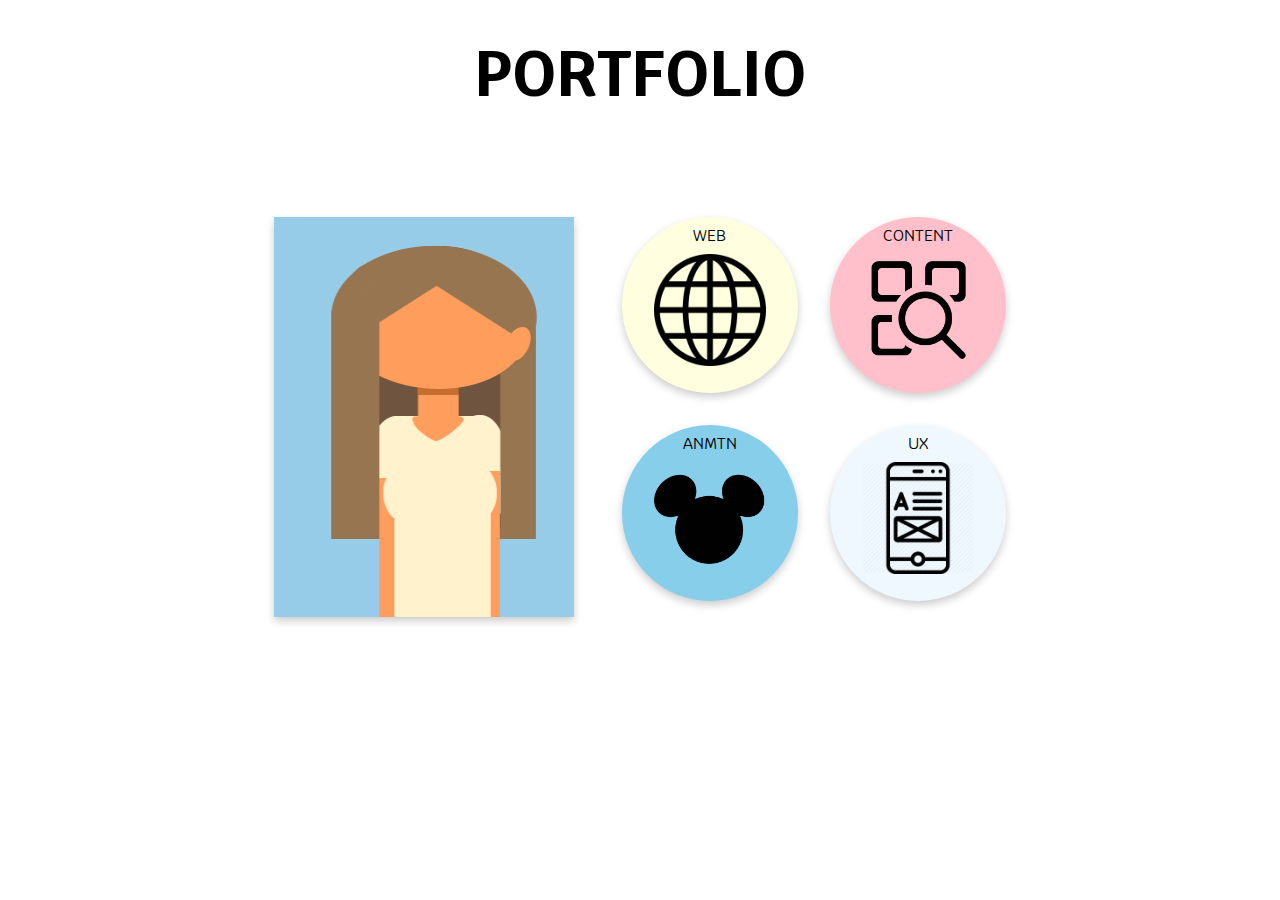
<file: index.html>
<!DOCTYPE html>
<html lang="da">

<head>
    <meta charset="utf-8">
    <meta name="viewport" content="width=device-width, initial-scale=1.0">
    <title>Emilie Friberg portfolio</title>
    <link rel="stylesheet" href="style.css">
    <link href="https://fonts.googleapis.com/css?family=Krub" rel="stylesheet">
</head>

<body>
    <header>
        <!--   Emilie Friberg titel-->
        <div class="navn">
            <h1>PORTFOLIO</h1>
        </div>

    </header>
    <!--    FORSIDE-->

    <div id="forside">

        <div class="flip">
            <div class="flipinner">
                <div class="flipfront">
                    <img src="mig.png" alt="mig">
                </div>
                <div class="flipback">
                    <h1>Emilie Friberg</h1>
                    <p>Om mig</p>
                    <p>Jeg er 24 år gammel og bor sammen med min kæreste på Frederiksberg. Før jeg startede på multimediedesignstudiet, blev jeg færdiguddannet kontorassistent med speciale i offenltig administation. Uddannelsen tog jeg i Erhvervsministeriet.</p>
                    <p>Min passion er at fuldføre de mål jeg sætter mig for</p>
                </div>
            </div>
        </div>

        <div class="boksevenstre">

            <div class="boks1">
                <p>WEB</p><a href="web.html"><img src="web.png" alt="web"></a>
            </div>
            <div class="boks2">
                <p>ANMTN</p><a href="animation.html"><img src="animation.png" alt="animation"></a>
            </div>
        </div>


        <div class="boksehojre">
            <div class="boks3">
                <p>CONTENT</p><a href="content.html"><img src="content.png" alt="content"></a>
            </div>
            <div class="boks4">
                <p>UX</p><a href="ux.html"><img src="ux1.png" alt="ux"></a>
            </div>
        </div>
    </div>





    <script src="script.js"></script>
</body>

</html>
</file>
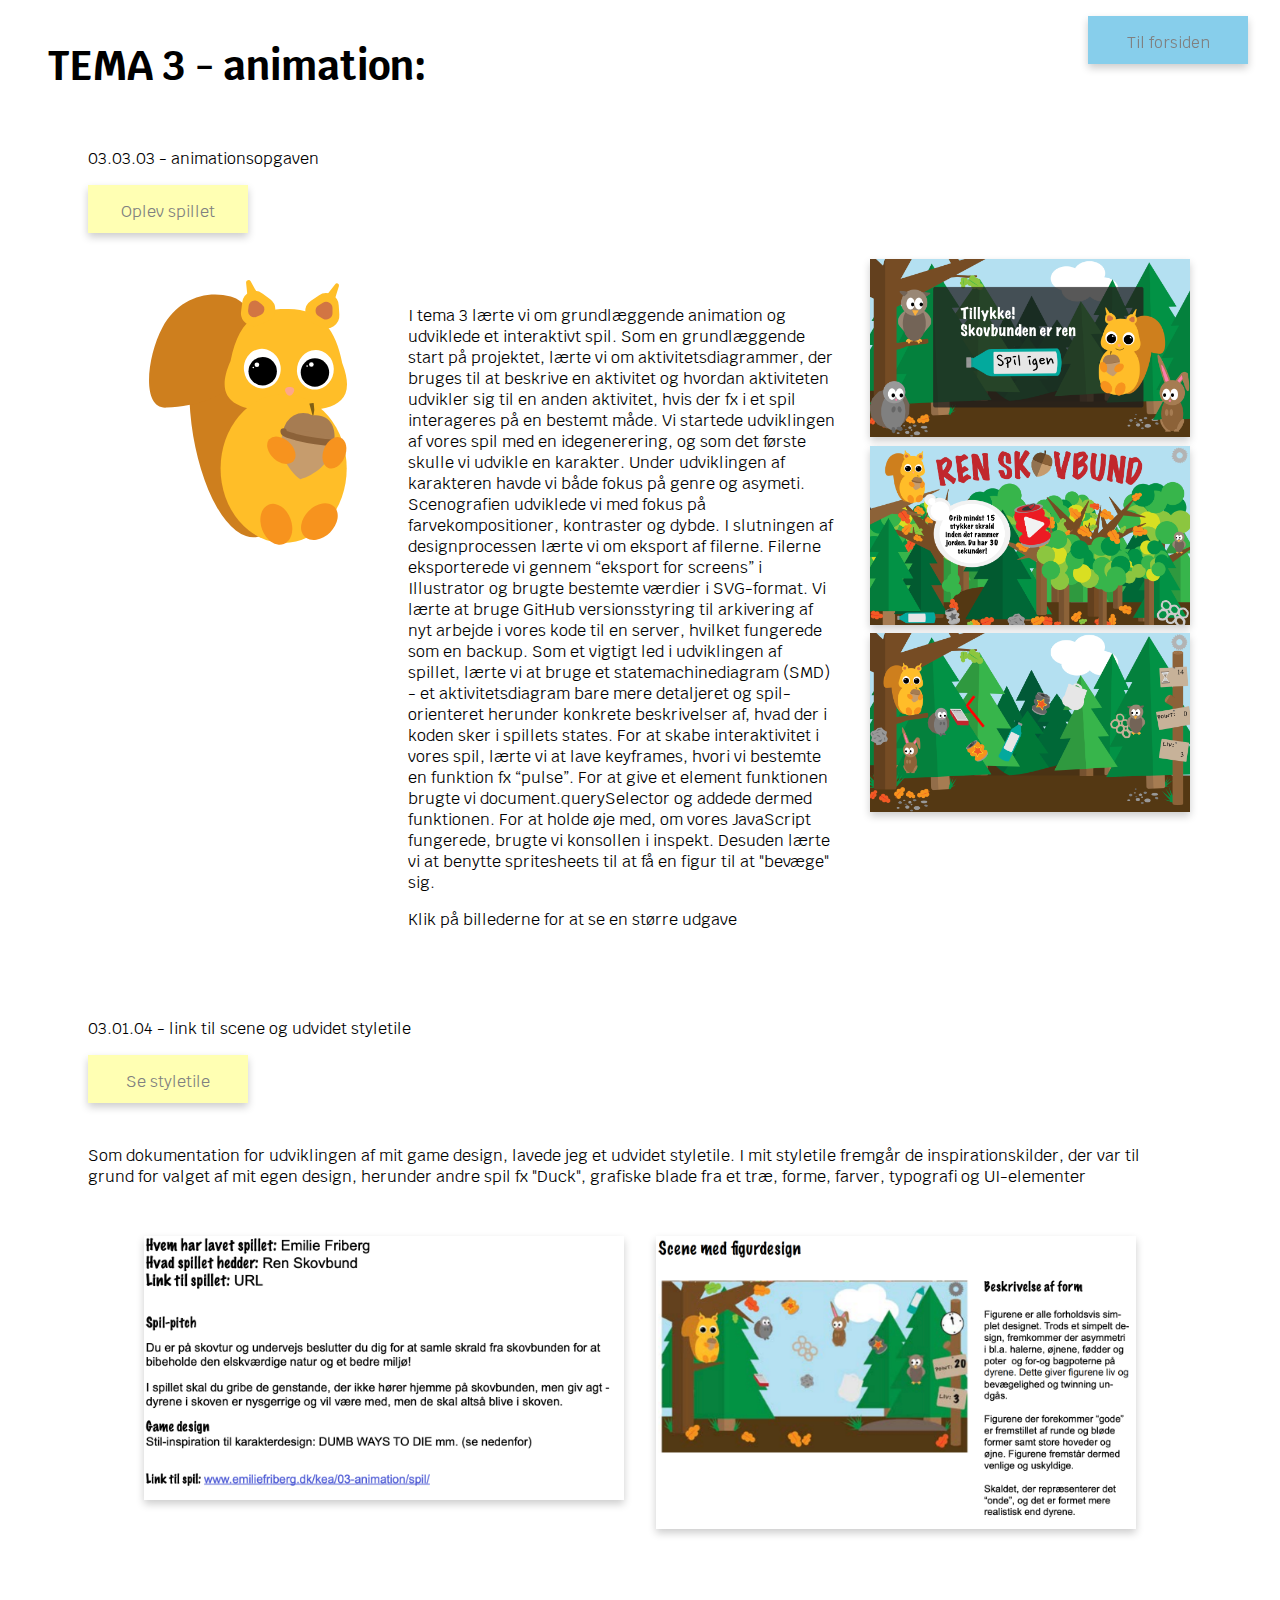
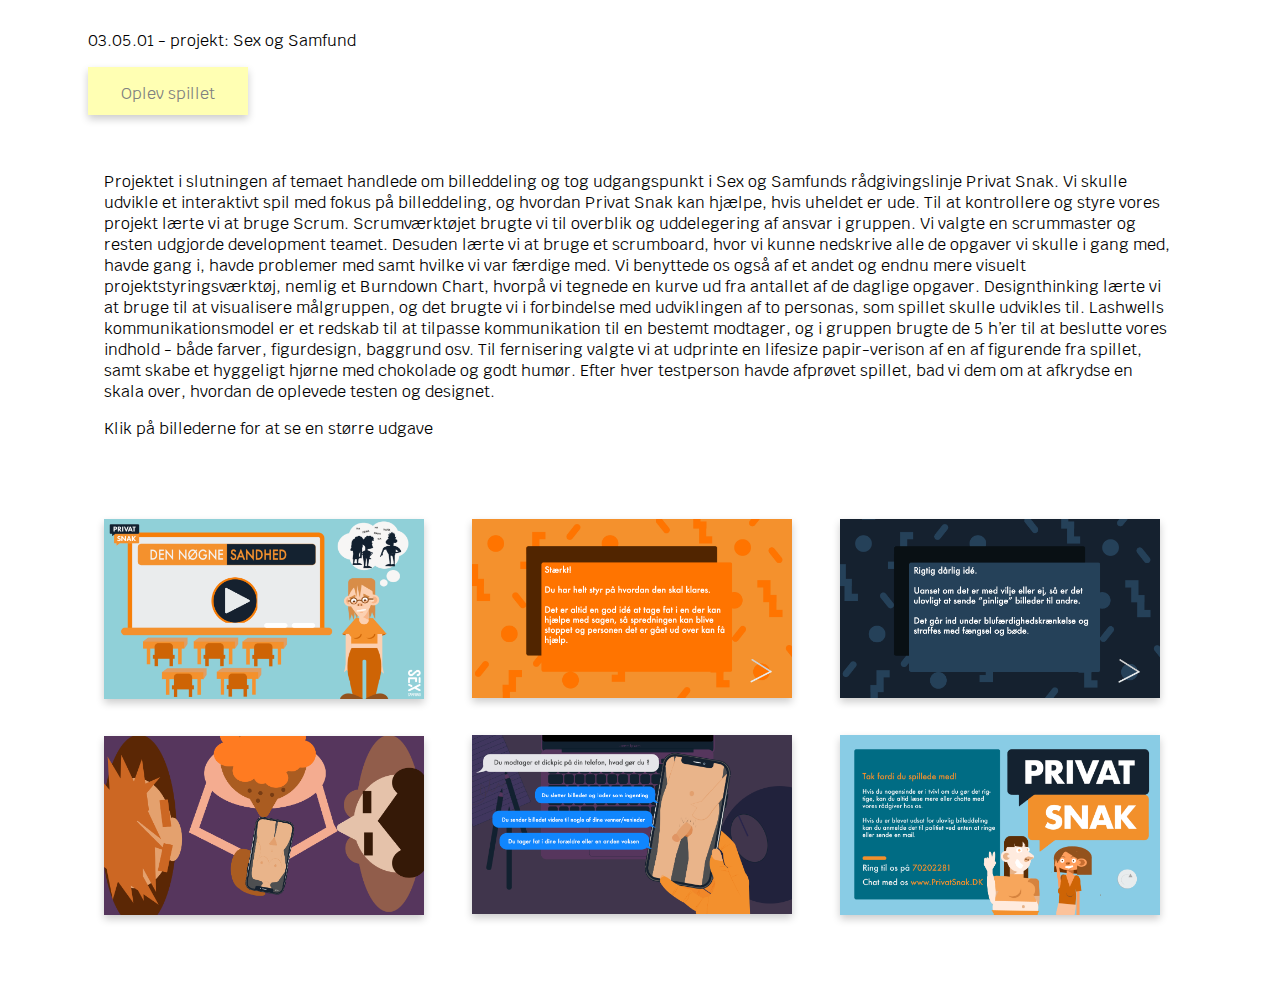
<file: animation.html>
<!DOCTYPE html>
<html lang="da">

<head>
    <meta charset="utf-8">
    <meta name="viewport" content="width=device-width, initial-scale=1.0">
    <title>Emilie Friberg portfolio</title>
    <link rel="stylesheet" href="style.css">
    <link href="https://fonts.googleapis.com/css?family=Krub" rel="stylesheet">
</head>

<body>
    <div id="tema3">
        <h1>TEMA 3 - animation:</h1>
        <div class="knap1"><a href="index.html">Til forsiden</a></div>
    </div>
    <div class="top">
        <p>03.03.03 - animationsopgaven</p>
        <div class="knap3"><a target="_blank" href="http://emiliefriberg.dk/kea/03-animation/spil/index.html">Oplev spillet</a></div>
    </div>

    <div id="spil">
        <div id="egerncontainer">
            <div id="egern_sprite"></div>
        </div>
        <div class="spiltekst">
            <p>I tema 3 lærte vi om grundlæggende animation og udviklede et interaktivt spil. Som en grundlæggende start på projektet, lærte vi om aktivitetsdiagrammer, der bruges til at beskrive en aktivitet og hvordan aktiviteten udvikler sig til en anden aktivitet, hvis der fx i et spil interageres på en bestemt måde. Vi startede udviklingen af vores spil med en idegenerering, og som det første skulle vi udvikle en karakter. Under udviklingen af karakteren havde vi både fokus på genre og asymeti. Scenografien udviklede vi med fokus på farvekompositioner, kontraster og dybde. I slutningen af designprocessen lærte vi om eksport af filerne. Filerne eksporterede vi gennem “eksport for screens” i Illustrator og brugte bestemte værdier i SVG-format.
                Vi lærte at bruge GitHub versionsstyring til arkivering af nyt arbejde i vores kode til en server, hvilket fungerede som en backup.
                Som et vigtigt led i udviklingen af spillet, lærte vi at bruge et statemachinediagram (SMD) - et aktivitetsdiagram bare mere detaljeret og spil-orienteret herunder konkrete beskrivelser af, hvad der i koden sker i spillets states.
                For at skabe interaktivitet i vores spil, lærte vi at lave keyframes, hvori vi bestemte en funktion fx “pulse”. For at give et element funktionen brugte vi document.querySelector og addede dermed funktionen. For at holde øje med, om vores JavaScript fungerede, brugte vi konsollen i inspekt. Desuden lærte vi at benytte spritesheets til at få en figur til at "bevæge" sig.</p>
            <p>Klik på billederne for at se en større udgave</p>
        </div>

        <div class="spilcontainer1">
            <a target="_self" href="levelcomplete.png">
                <img src="levelcomplete.png" alt="spil">
            </a>
            <a target="_self" href="spilbillede.png">
                <img src="spilbillede.png" alt="spil">
            </a>
            <a target="_self" href="spilscreen.png">
                <img src="spilscreen.png" alt="spil">
            </a>
        </div>
    </div>

    <div class="top">
        <p>03.01.04 - link til scene og udvidet styletile</p>
        <div class="knap3"><a target="_blank" href="https://drive.google.com/file/d/1sms8hgqIpeVT4gh-UG4tthi4bDTytd9Y/view?usp=sharing">Se styletile </a></div>
    </div>
    <div id="animation">
        <div class="anmtekst1">
            <p>Som dokumentation for udviklingen af mit game design, lavede jeg et udvidet styletile. I mit styletile fremgår de inspirationskilder, der var til grund for valget af mit egen design, herunder andre spil fx "Duck", grafiske blade fra et træ, forme, farver, typografi og UI-elementer</p>
        </div>
    </div>
    <div id="anmcontainer1">
        <div class="anmbillede1">
            <img src="anmbillede1.png" alt="styletile">
        </div>
        <div class="anmbillede2">
            <img src="anmbillede2.png" alt="styletile"></div>
    </div>


    <div class="top">
        <p>03.05.01 - projekt: Sex og Samfund</p>
        <div class="knap3"><a target="_blank" href="http://hindbaerbrus.com/03_05_01_spil/">Oplev spillet</a></div>
    </div>
    <div class="ssspiltekst">
        <p>Projektet i slutningen af temaet handlede om billeddeling og tog udgangspunkt i Sex og Samfunds rådgivingslinje Privat Snak.
            Vi skulle udvikle et interaktivt spil med fokus på billeddeling, og hvordan Privat Snak kan hjælpe, hvis uheldet er ude.
            Til at kontrollere og styre vores projekt lærte vi at bruge Scrum. Scrumværktøjet brugte vi til overblik og uddelegering af ansvar i gruppen. Vi valgte en scrummaster og resten udgjorde development teamet. Desuden lærte vi at bruge et scrumboard, hvor vi kunne nedskrive alle de opgaver vi skulle i gang med, havde gang i, havde problemer med samt hvilke vi var færdige med.
            Vi benyttede os også af et andet og endnu mere visuelt projektstyringsværktøj, nemlig et Burndown Chart, hvorpå vi tegnede en kurve ud fra antallet af de daglige opgaver.
            Designthinking lærte vi at bruge til at visualisere målgruppen, og det brugte vi i forbindelse med udviklingen af to personas, som spillet skulle udvikles til. Lashwells kommunikationsmodel er et redskab til at tilpasse kommunikation til en bestemt modtager, og i gruppen brugte de 5 h’er til at beslutte vores indhold - både farver, figurdesign, baggrund osv.
            Til fernisering valgte vi at udprinte en lifesize papir-verison af en af figurende fra spillet, samt skabe et hyggeligt hjørne med chokolade og godt humør. Efter hver testperson havde afprøvet spillet, bad vi dem om at afkrydse en skala over, hvordan de oplevede testen og designet.</p>
        <p>Klik på billederne for at se en større udgave</p>
    </div>
    <div id="sexogsamfund">
        <div class="spilcontainer">
            <a target="_self" href="startscreen.png">
                <img src="startscreen.png" alt="spil">
            </a>
            <a target="_self" href="ssbillede.png">
                <img src="ssbillede.png" alt="spil">
            </a>
        </div>
        <div class="spilcontainer">
            <a target="_self" href="resultatscreen.png">
                <img src="resultatscreen.png" alt="spil">
            </a>
            <a target="_self" href="valgscreen.png">
                <img src="valgscreen.png" alt="spil">
            </a>
        </div>
        <div class="spilcontainer">
            <a target="_self" href="resultatscreen1.png">
                <img src="resultatscreen1.png" alt="spil">
            </a>
            <a target="_self" href="slutscreen.png">
                <img src="slutscreen.png" alt="spil">
            </a>
        </div>
    </div>
</body>

</html>
</file>
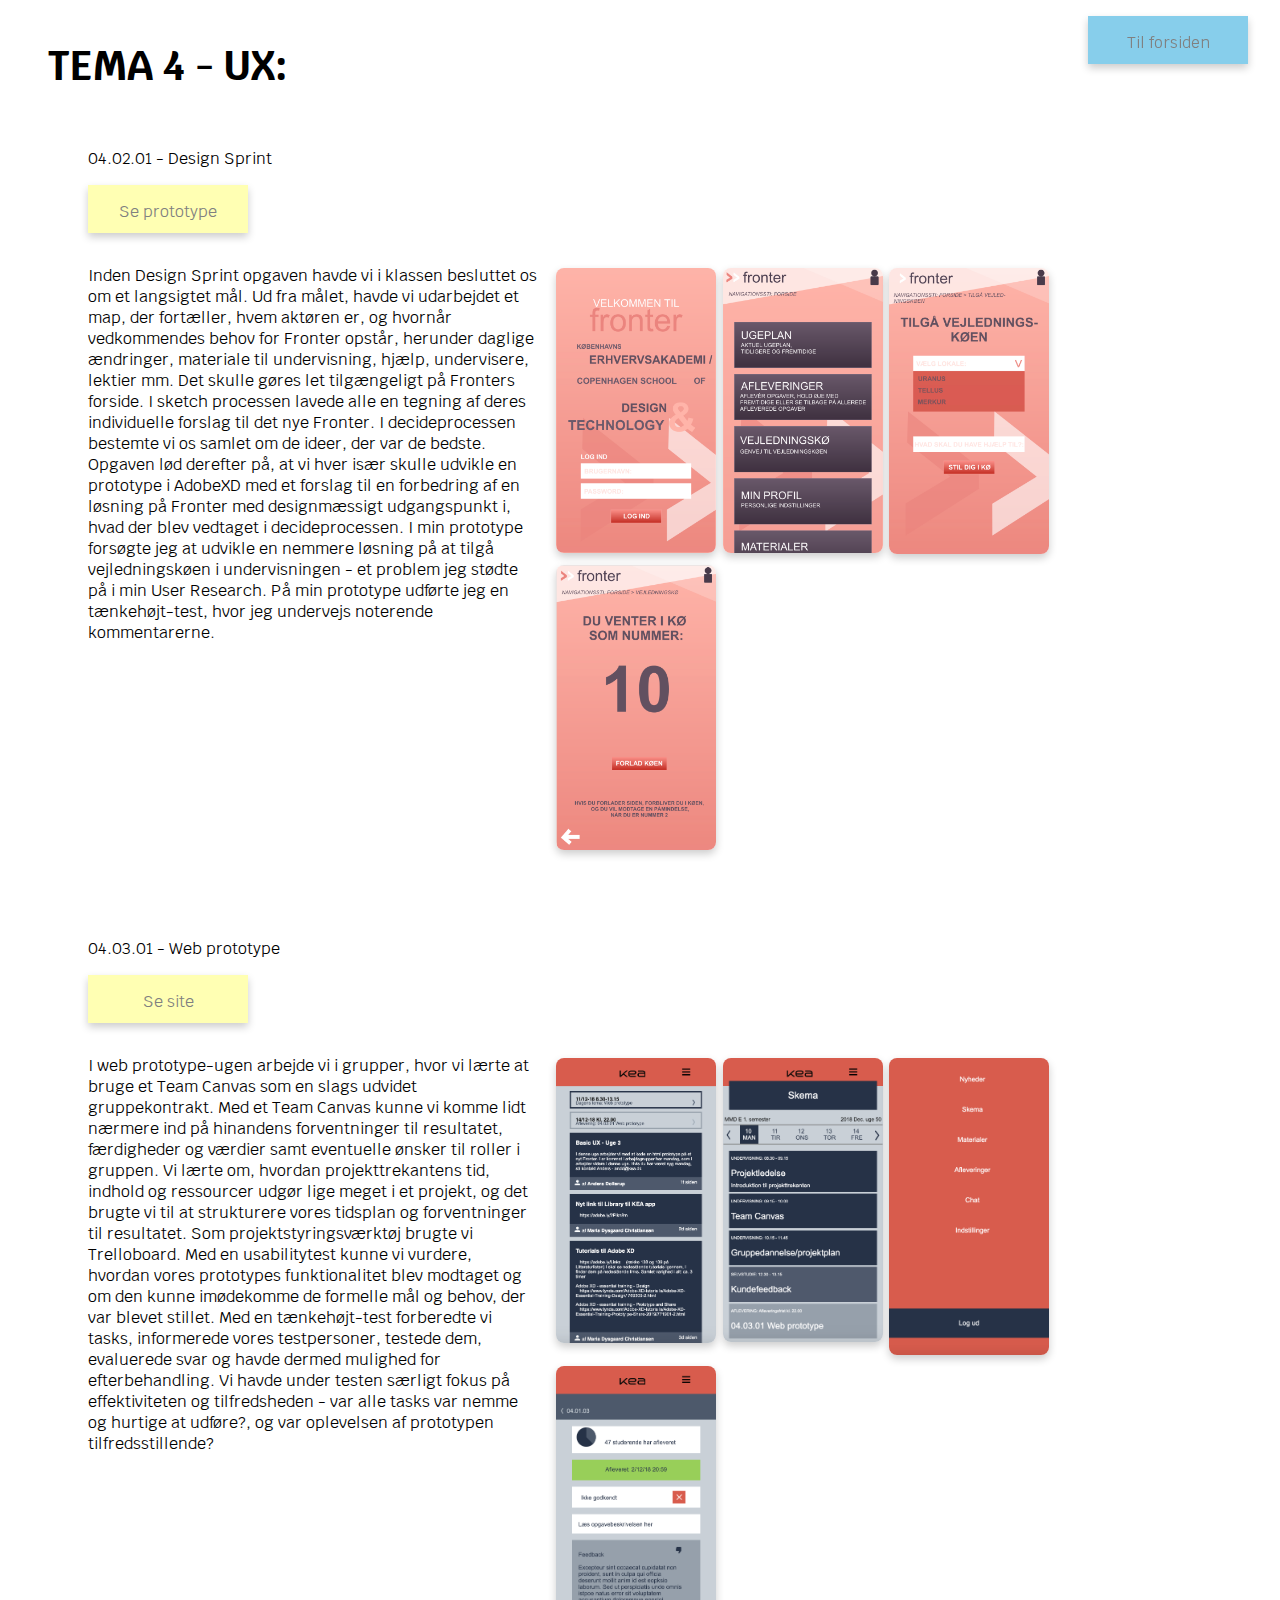
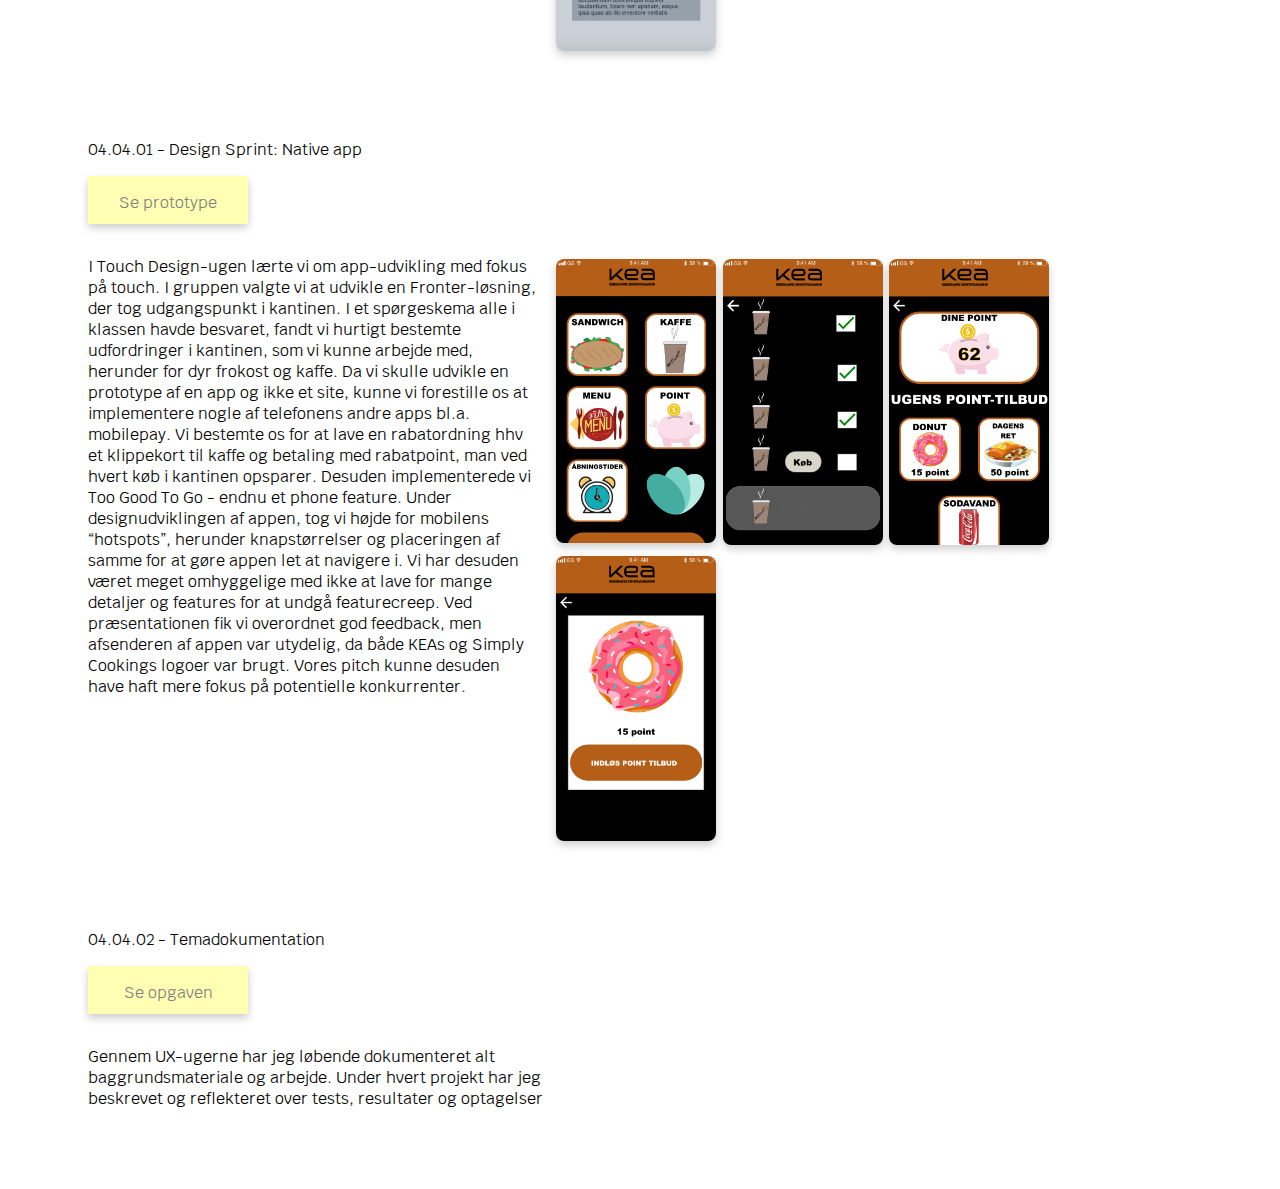
<file: ux.html>
<!DOCTYPE html>
<html lang="da">

<head>
    <meta charset="utf-8">
    <meta name="viewport" content="width=device-width, initial-scale=1.0">
    <title>Emilie Friberg portfolio</title>
    <link rel="stylesheet" href="style.css">
    <link href="https://fonts.googleapis.com/css?family=Krub" rel="stylesheet">
</head>

<body>
    <div id="tema4">
        <h1>TEMA 4 - UX:</h1>
        <div class="knap1"><a href="index.html">Til forsiden</a></div>
    </div>
    <div class="top">
        <p>04.02.01 - Design Sprint</p>
        <div class="knap3"><a target="_blank" href="https://xd.adobe.com/view/8173f2dc-ba83-401a-73b8-568bca6ecc6d-f742/">Se prototype</a></div>
    </div>
    <div class="uxcontainer1">

        <div class="uxtekst1">
            <p>Inden Design Sprint opgaven havde vi i klassen besluttet os om et langsigtet mål. Ud fra målet, havde vi udarbejdet et map, der fortæller, hvem aktøren er, og hvornår vedkommendes behov for Fronter opstår, herunder daglige ændringer, materiale til undervisning, hjælp, undervisere, lektier mm. Det skulle gøres let tilgængeligt på Fronters forside. I sketch processen lavede alle en tegning af deres individuelle forslag til det nye Fronter. I decideprocessen bestemte vi os samlet om de ideer, der var de bedste. Opgaven lød derefter på, at vi hver især skulle udvikle en prototype i AdobeXD med et forslag til en forbedring af en løsning på Fronter med designmæssigt udgangspunkt i, hvad der blev vedtaget i decideprocessen.
                I min prototype forsøgte jeg at udvikle en nemmere løsning på at tilgå vejledningskøen i undervisningen - et problem jeg stødte på i min User Research.
                På min prototype udførte jeg en tænkehøjt-test, hvor jeg undervejs noterende kommentarerne.</p>
        </div>
        <div class="uxbillede1">
            <a target="_self" href="ux.png">
                <img src="ux.png" alt="eksempel">
            </a>
            <a target="_self" href="ux2.png">
                <img src="ux2.png" alt="eksempel">
            </a>
            <a target="_self" href="ux3.png">
                <img src="ux3.png" alt="eksempel">
            </a>
            <a target="_self" href="ux4.png">
                <img src="ux4.png" alt="eksempel">
            </a>
        </div>
    </div>
    <div class="top">
        <p>04.03.01 - Web prototype</p>
        <div class="knap3"><a target="_blank" href="http://emiliefriberg.dk/kea/04-ux/fronter_mobile/logind.html">Se site</a></div>
    </div>
    <div class="uxcontainer1">
        <div class="uxtekst1">
            <p>I web prototype-ugen arbejde vi i grupper, hvor vi lærte at bruge et Team Canvas som en slags udvidet gruppekontrakt. Med et Team Canvas kunne vi komme lidt nærmere ind på hinandens forventninger til resultatet, færdigheder og værdier samt eventuelle ønsker til roller i gruppen. Vi lærte om, hvordan projekttrekantens tid, indhold og ressourcer udgør lige meget i et projekt, og det brugte vi til at strukturere vores tidsplan og forventninger til resultatet. Som projektstyringsværktøj brugte vi Trelloboard. Med en usabilitytest kunne vi vurdere, hvordan vores prototypes funktionalitet blev modtaget og om den kunne imødekomme de formelle mål og behov, der var blevet stillet. Med en tænkehøjt-test forberedte vi tasks, informerede vores testpersoner, testede dem, evaluerede svar og havde dermed mulighed for efterbehandling.
                Vi havde under testen særligt fokus på effektiviteten og tilfredsheden - var alle tasks var nemme og hurtige at udføre?, og var oplevelsen af prototypen tilfredsstillende? </p>
        </div>
        <div class="uxbillede1">
            <a target="_self" href="uxlanding.png">
                <img src="uxlanding.png" alt="eksempel">
            </a>
            <a target="_self" href="uxskema.png">
                <img src="uxskema.png" alt="eksempel">
            </a>
            <a target="_self" href="uxmenu.png">
                <img src="uxmenu.png" alt="eksempel">
            </a><a target="_self" href="uxaflevering.png">
                <img src="uxaflevering.png" alt="eksempel">
            </a>
        </div>
    </div>
    <div class="top">
        <p>04.04.01 - Design Sprint: Native app</p>
        <div class="knap3"><a target="_blank" href="https://xd.adobe.com/view/1294c238-4d5c-451d-7c6f-2b48c3bf990e-64a5/">Se prototype </a></div>
    </div>
    <div class="uxcontainer1">
        <div class="uxtekst1">
            <p>I Touch Design-ugen lærte vi om app-udvikling med fokus på touch. I gruppen valgte vi at udvikle en Fronter-løsning, der tog udgangspunkt i kantinen. I et spørgeskema alle i klassen havde besvaret, fandt vi hurtigt bestemte udfordringer i kantinen, som vi kunne arbejde med, herunder for dyr frokost og kaffe. Da vi skulle udvikle en prototype af en app og ikke et site, kunne vi forestille os at implementere nogle af telefonens andre apps bl.a. mobilepay. Vi bestemte os for at lave en rabatordning hhv et klippekort til kaffe og betaling med rabatpoint, man ved hvert køb i kantinen opsparer. Desuden implementerede vi Too Good To Go - endnu et phone feature. Under designudviklingen af appen, tog vi højde for mobilens “hotspots”, herunder knapstørrelser og placeringen af samme for at gøre appen let at navigere i. Vi har desuden været meget omhyggelige med ikke at lave for mange detaljer og features for at undgå featurecreep. Ved præsentationen fik vi overordnet god feedback, men afsenderen af appen var utydelig, da både KEAs og Simply Cookings logoer var brugt. Vores pitch kunne desuden have haft mere fokus på potentielle konkurrenter.</p>
        </div>
        <div class="uxbillede1">
            <a target="_self" href="nativelanding.png">
                <img src="nativelanding.png" alt="eksempel">
            </a>
            <a target="_self" href="nativeklip.png">
                <img src="nativeklip.png" alt="eksempel">
            </a>
            <a target="_self" href="nativepoint.png">
                <img src="nativepoint.png" alt="eksempel">
            </a><a target="_self" href="nativepoint1.png">
                <img src="nativepoint1.png" alt="eksempel">
            </a>
        </div>
    </div>
    <div class="top">
        <p>04.04.02 - Temadokumentation</p>
        <div class="knap3"><a target="_blank" href="https://drive.google.com/file/d/1z6slsjLyQrF_rO3-fdMs7wZ3_gwdGEtN/view?usp=sharing">Se opgaven</a></div>
    </div>
    <div class="uxcontainer1">
        <div class="uxtekst1">
            <p>Gennem UX-ugerne har jeg løbende dokumenteret alt baggrundsmateriale og arbejde. Under hvert projekt har jeg beskrevet og reflekteret over tests, resultater og optagelser </p>
        </div>
    </div>


</body>

</html>
</file>
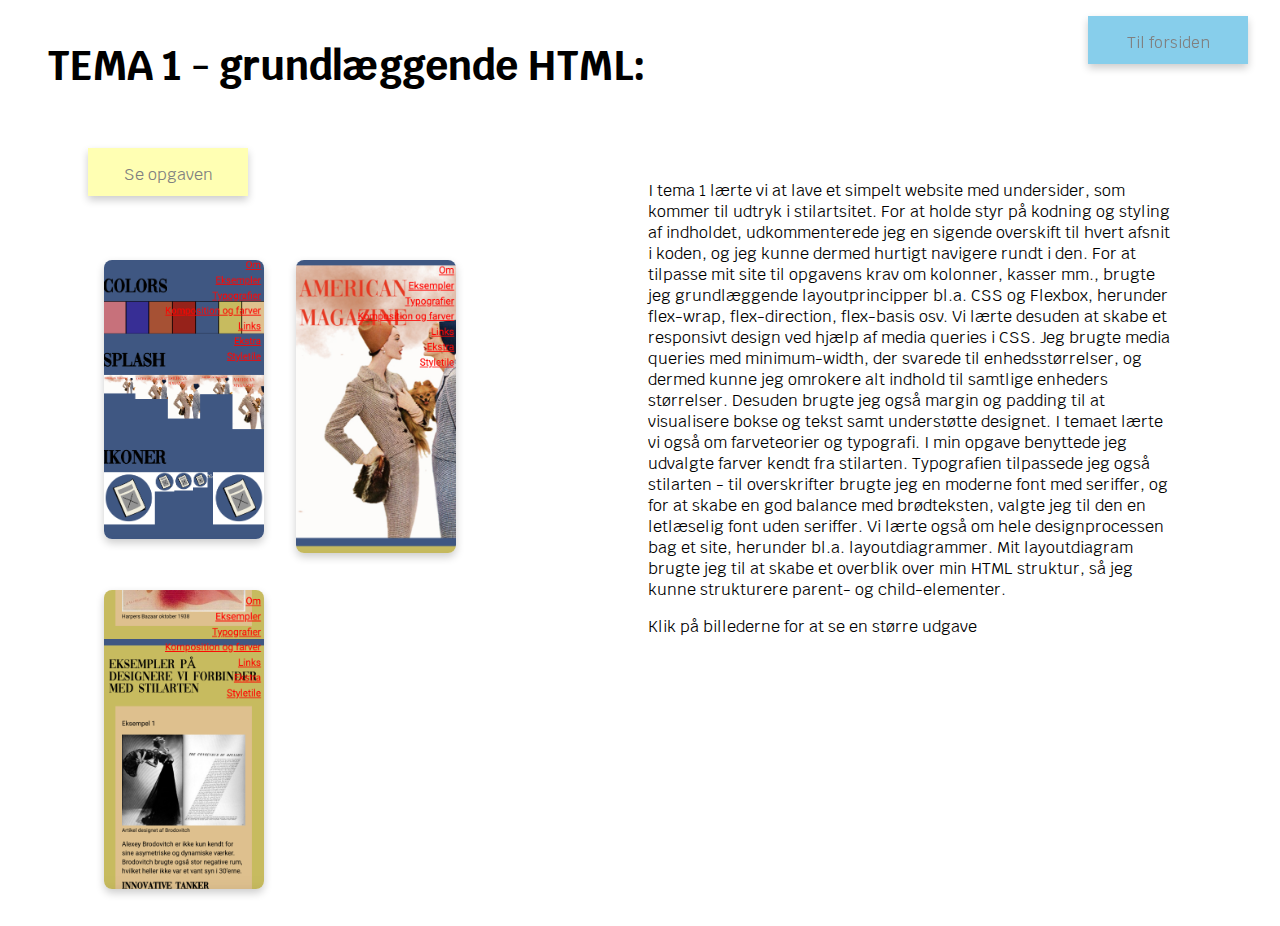
<file: web.html>
<!DOCTYPE html>
<html lang="da">

<head>
    <meta charset="utf-8">
    <meta name="viewport" content="width=device-width, initial-scale=1.0">
    <title>Emilie Friberg portfolio</title>
    <link href="https://fonts.googleapis.com/css?family=Krub" rel="stylesheet">
    <link rel="stylesheet" href="style.css">
</head>

<body>
    <div id="tema1">
        <div>
            <h1>TEMA 1 - grundlæggende HTML:</h1>
        </div>
        <div class="knap1"><a href="index.html">Til forsiden</a></div>
    </div>
    <div id="HTML">
        <div>
            <div class="knap3"><a target="_blank" href="http://emiliefriberg.dk/kea/01-web/04-responsive/01_04_02_responsive_v2/">Se opgaven</a></div>
            <div class="eksempler">
                <a target="_self" href="eksempel1.png">
                    <img src="eksempel1.png" alt="eksempel">
                </a>
                <a target="_self" href="splashbillede.png">
                    <img src="splashbillede.png" alt="eksempel">
                </a>
                <a target="_self" href="eksempel.png">
                    <img src="eksempel.png" alt="eksempel">
                </a>

            </div>
        </div>


        <div class="tekst1">
            <p>
                I tema 1 lærte vi at lave et simpelt website med undersider, som kommer til udtryk i stilartsitet. For at holde styr på kodning og styling af indholdet, udkommenterede jeg en sigende overskift til hvert afsnit i koden, og jeg kunne dermed hurtigt navigere rundt i den. For at tilpasse mit site til opgavens krav om kolonner, kasser mm., brugte jeg grundlæggende layoutprincipper bl.a. CSS og Flexbox, herunder flex-wrap, flex-direction, flex-basis osv. Vi lærte desuden at skabe et responsivt design ved hjælp af media queries i CSS. Jeg brugte media queries med minimum-width, der svarede til enhedsstørrelser, og dermed kunne jeg omrokere alt indhold til samtlige enheders størrelser. Desuden brugte jeg også margin og padding til at visualisere bokse og tekst samt understøtte designet. I temaet lærte vi også om farveteorier og typografi. I min opgave benyttede jeg udvalgte farver kendt fra stilarten. Typografien tilpassede jeg også stilarten - til overskrifter brugte jeg en moderne font med seriffer, og for at skabe en god balance med brødteksten, valgte jeg til den en letlæselig font uden seriffer. Vi lærte også om hele designprocessen bag et site, herunder bl.a. layoutdiagrammer. Mit layoutdiagram brugte jeg til at skabe et overblik over min HTML struktur, så jeg kunne strukturere parent- og child-elementer.
            </p>
            <p>Klik på billederne for at se en større udgave</p>


        </div>

    </div>

</body>

</html>
</file>
<file: style.css>
body {
    font-family: 'Krub',
        sans-serif;
    margin: 0 0.5em;

}


a {
    text-decoration: none;
    color: grey;
}

.navn h1 {
    margin: 0.5em 0 0.1em;
}

.navn {
    display: flex;
    justify-content: center;
    font-size: 2em;
    margin: 0 0 3em;
}



/*Forside*/

#portfolio {
    display: flex;
    justify-content: center;
    font-size: 2em;

}



/*flipimage*/

.flip img {
    width: 300px;
    height: 400px;
}

#forside {
    display: flex;
    justify-content: center;

}

.flip {
    background-color: transparent;
    width: 300px;
    height: 400px;
    perspective: 1000px;
    margin: 0 1em 0 2em;
}

.flipinner {
    position: relative;
    width: 100%;
    height: 100%;
    text-align: center;
    transition: transform 0.6s;
    transform-style: preserve-3d;
    box-shadow: 0 4px 8px 0 rgba(0, 0, 0, 0.2);
}

.flip:hover .flipinner {
    transform: rotateY(180deg);
}

.flipfront,
.flipback {
    position: absolute;
    width: 100%;
    height: 100%;
    backface-visibility: hidden;
}

.flipfront {
    background-color: #bbb;
    color: black;
    z-index: 2;
}

.flipback {
    background-color: #2980b9;
    color: white;
    transform: rotateY(180deg);
    z-index: 1;
}


/*Bokse*/

.boksevenstre {}

.boksevenstre p {
    text-align: center;
    margin: 0;
    padding: 0.5em 0 0;
}

.boksehojre p {
    text-align: center;
    margin: 0;
    padding: 0.5em 0 0;
}



/*boks1*/

.boks1 {
    background-color: lightyellow;
    width: 11em;
    height: 11em;
    margin: 0 0 2em 2em;
    border-radius: 50%;
    cursor: pointer;
    box-shadow: 0 4px 8px 0 rgba(0, 0, 0, 0.2);
}

.boks1 img {
    width: 7em;
    margin: 0.5em 2em;
}

.boks1:hover {
    animation: shake 0.5s;
    animation-iteration-count: infinite;
}

/*
.boks1 img:hover {
    animation: shake 0.5s;
    animation-iteration-count: infinite;
}
*/




/*boks2*/

.boks2 {
    background-color: skyblue;
    width: 11em;
    height: 11em;
    margin: 0 0 2em 2em;
    border-radius: 50%;
    cursor: pointer;
    box-shadow: 0 4px 8px 0 rgba(0, 0, 0, 0.2);
}

.boks2 img {
    width: 7em;
    margin: 0.5em 2em;
}

.boks2:hover {
    animation: shake 0.5s;
    animation-iteration-count: infinite;
}

/*
.boks2 img:hover {
    animation: shake 0.5s;
    animation-iteration-count: infinite;
}
*/



/*boks3*/

.boks3 {
    background-color: pink;
    width: 11em;
    height: 11em;
    margin: 0 2em;
    border-radius: 50%;
    cursor: pointer;
    box-shadow: 0 4px 8px 0 rgba(0, 0, 0, 0.2);
}

.boks3 img {
    width: 7em;
    margin: 0.5em 2em;
}

/*
.boks3 img:hover {
    animation: shake 0.5s;
    animation-iteration-count: infinite;
}
*/

.boks3:hover {
    animation: shake 0.5s;
    animation-iteration-count: infinite;
}





/*boks4*/

.boks4 {
    background-color: aliceblue;
    width: 11em;
    height: 11em;
    margin: 2em;
    border-radius: 50%;
    cursor: pointer;
    box-shadow: 0 4px 8px 0 rgba(0, 0, 0, 0.2);
}

.boks4 img {
    width: 7em;
    margin: 0.5em 2em;
}

/*
.boks4 img:hover {
    animation: shake 0.5s;
    animation-iteration-count: infinite;
}
*/

.boks4:hover {
    animation: shake 0.5s;
    animation-iteration-count: infinite;
}








/*Tema 1 HTML*/


#HTML {
    margin: 1em 5em;
    display: flex;
    flex-direction: row;
}

#tema1 {
    display: flex;
    flex-direction: row;
    justify-content: space-between
}


#tema1 h1 {
    font-size: 2.5em;
    margin: 1em;
}


.tekst1 {
    margin: 1em;
    width: 35em;

}

.tekst2 {
    width: 35em;
    margin: 1em;
}


.eksempler {
    display: flex;
    flex-wrap: wrap;
    margin: 3em 0 0;
}


.eksempler img {
    border: 0.5em;
    border-radius: 0.5em;
    width: 10em;
    margin: 1em;
    box-shadow: 0 4px 8px 0 rgba(0, 0, 0, 0.2);
}

.eksempler img:hover {
    animation: shake 0.5s;
    animation-iteration-count: infinite;
}









/*tema 2 content*/

#VIDEO {
    margin: 1em 5em;
    display: flex;
    flex-direction: row;
}

#tema2 {
    display: flex;
    flex-direction: row;
    justify-content: space-between
}

#tema2 h1 {
    font-size: 2.5em;
    margin: 1em;
}

#tema2 p {
    margin: 1em 1.5em 0 0;
}


/*Videostyle*/

.videocontainer {
    margin: 1.5em 0 2em 0;
    position: relative;
}

.videocontainer video {
    position: relative;
    z-index: 0;
}

#video {
    width: 40em;
    /*    max-height: 100%;*/
}

.contenttekst1 {
    margin: 0 1em 0 0;
}

/*tekststyle*/

.videotext {
    position: absolute;
    bottom: 0;
    left: 0;
    z-index: 1;
    background-color: rgba(0, 0, 0, 0.5);
    color: #f1f1f1;
    width: 38em;
    padding: 1em;
}


/*buttonstyle*/


.knap3 {
    width: 10em;
    height: 3em;
    font-size: 1em;
    border: none;
    background-color: #ffffb3;
    cursor: pointer;
    box-shadow: 0 4px 8px 0 rgba(0, 0, 0, 0.2);
    display: flex;
    justify-content: center;
}

.knap3 a {
    padding: 1em;
}

.knap3:hover {
    background-color: #ffff80;
}

.knap3 a:hover {
    background-color: #ffff80;
    color: black;
}



.knap1:hover {
    background-color: cornflowerblue;
    color: black;
}

.knap1 a:hover {
    color: #fff;
}

.knap1 {
    width: 10em;
    height: 3em;
    font-size: 1em;
    border: none;
    cursor: pointer;
    box-shadow: 0 4px 8px 0 rgba(0, 0, 0, 0.2);
    margin: 1em;
    background-color: skyblue;
    position: fixed;
    right: 1em;
    display: flex;
    justify-content: center;
}

.knap1 a {
    padding: 1em;
}




/*Redesign*/

#redesigntop {
    display: flex;
    flex-direction: row;
    margin: 1.5em 5em;

}

#redesigntop .knap3 {
    margin: 1em;
}

#redesign {
    margin: 1.5em 5em;
    display: flex;

}


.redesigntekst {
    margin: 0em;
}





.redboks1 img {
    width: 20em;
    margin: 0.5em 2em;
    box-shadow: 0 4px 8px 0 rgba(0, 0, 0, 0.2);
    /*    border-radius: 50%;*/

}

.redboks1 img:hover {
    animation: shake 0.5s;
    animation-iteration-count: infinite;
}

.redboks2 img {
    width: 20em;
    margin: 0.5em 2em;
    box-shadow: 0 4px 8px 0 rgba(0, 0, 0, 0.2);
    /*    border-radius: 50%;*/

}

.redboks2 img:hover {
    animation: shake 0.5s;
    animation-iteration-count: infinite;
}









/*tema 3 Animation*/



/*spil*/

#tema3 h1 {
    font-size: 2.5em;
    margin: 1em;

}

#tema3 {
    display: flex;
    flex-direction: row;
    justify-content: space-between
}


#spil {
    display: flex;
    flex-direction: row;
    margin: 1.5em 5em 3em;
}

.spiltekst {
    margin: 1em 1em 1.5em 0;
    padding: 1em 1em 0 0em;
}

#egern_sprite {
    background-image: url("egern_sprite.svg");
    background-size: 500% 100%;
    width: 20em;
    height: 20em;
}

.spilcontainer1 img {
    width: 20em;
    margin: 0.1em;
    box-shadow: 0 4px 8px 0 rgba(0, 0, 0, 0.2);
}


.spilcontainer img {
    width: 20em;
    margin: 1em;
    box-shadow: 0 4px 8px 0 rgba(0, 0, 0, 0.2);
}

.spilcontainer img:hover {
    animation: shake 0.5s;
    animation-iteration-count: infinite;
}

.spilcontainer1 img:hover {
    animation: shake 0.5s;
    animation-iteration-count: infinite;
}

.ssspiltekst {
    margin: 1.5em 5em 2em;
    padding: 1em;
}

#sexogsamfund {
    display: flex;
    flex-direction: row;
    margin: 1.5em 5em 4em;
}



.top {
    margin: 1em 5em;
}


#animation {
    display: flex;
    flex-direction: row;
    margin: 1.5em 5em 0.1em;
}

#anmcontainer1 {
    display: flex;
    justify-content: center;
    flex-direction: row;
    margin: 0.1em 5em 5em;


}

.anmtekst1 {
    margin: 0.1em 1em 1em 0;
}


.anmbillede1 img {
    width: 30em;
    margin: 1em;
    box-shadow: 0 4px 8px 0 rgba(0, 0, 0, 0.2);

}

.anmbillede2 img {
    width: 30em;
    margin: 1em;
    box-shadow: 0 4px 8px 0 rgba(0, 0, 0, 0.2);
}




/*tema 4 ux*/

#tema4 h1 {
    font-size: 2.5em;
    margin: 1em;

}

#tema4 {
    display: flex;
    flex-direction: row;
    justify-content: space-between
}


.uxcontainer1 {
    margin: 1em 5em 4em;
    display: flex;
    flex-direction: row;
}

.uxbillede1 {
    display: flex;
    flex-wrap: wrap;
    margin: 1em;
}

.uxtekst1 {
    width: 30em;
}


.uxbillede1 img {
    border: 0.5em;
    border-radius: 0.5em;
    width: 10em;
    margin: 0.2em;
    box-shadow: 0 4px 8px 0 rgba(0, 0, 0, 0.2);
}

#fuldvideo {
    width: 100%;
}

@keyframes shake {
    0% {
        transform: translate(1px, 1px) rotate(0deg);
    }

    10% {
        transform: translate(-1px, -2px) rotate(-1deg);
    }

    20% {
        transform: translate(-3px, 0px) rotate(1deg);
    }

    30% {
        transform: translate(3px, 2px) rotate(0deg);
    }

    40% {
        transform: translate(1px, -1px) rotate(1deg);
    }

    50% {
        transform: translate(-1px, 2px) rotate(-1deg);
    }

    60% {
        transform: translate(-3px, 1px) rotate(0deg);
    }

    70% {
        transform: translate(3px, 1px) rotate(-1deg);
    }

    80% {
        transform: translate(-1px, -1px) rotate(1deg);
    }

    90% {
        transform: translate(1px, 2px) rotate(0deg);
    }

    100% {
        transform: translate(1px, -2px) rotate(-1deg);
    }
}

@keyframes pulse {
    0% {
        transform: scale(0.97);
    }

    100% {
        transform: scale(1);
    }
}


.blink {
    animation-name: blink;
    animation-duration: 2s;
    animation-iteration-count: infinite;
    animation-fill-mode: both;
    animation-timing-function: steps(4)
}



@keyframes blink {

    0% {
        background-position: 0 0;
    }

    100% {
        background-position: -400% 0;
    }
}


/*media querys*/


@media only screen and (max-width: 400px) {


    .flip img {
        width: 300px;
        height: 400px;
    }

    #forside {
        display: flex;
        flex-wrap: wrap;
        justify-content: center;

    }

    .flip {
        background-color: transparent;
        width: 300px;
        height: 400px;
        perspective: 1000px;
        margin: 0 0 3em;
    }

    .flipinner {
        position: relative;
        width: 100%;
        height: 100%;
        text-align: center;
        transition: transform 0.6s;
        transform-style: preserve-3d;
        box-shadow: 0 4px 8px 0 rgba(0, 0, 0, 0.2);
    }

    .flip:hover .flipinner {
        transform: rotateY(180deg);
    }

    .flipfront,
    .flipback {
        position: absolute;
        width: 100%;
        height: 100%;
        backface-visibility: hidden;
    }

    .flipfront {
        background-color: #bbb;
        color: black;
        z-index: 2;
    }

    .flipback {
        background-color: #2980b9;
        color: white;
        transform: rotateY(180deg);
        z-index: 1;
    }


    /*Bokse*/



    /*boks1*/

    .boks1 {

        margin: 2em;

    }


    /*boks2*/

    .boks2 {

        margin: 2em;

    }



    /*boks3*/

    .boks3 {

        margin: 2em;

    }



    /*boks4*/

    .boks4 {
        margin: 2em;

    }






    /*tema 1*/



    #HTML {
        margin: 0.1em;
        display: flex;
        flex-direction: column;
    }

    .tekst1 {
        margin: 0.5em;
        width: 23em;

    }


    .eksempler {
        display: flex;
        flex-wrap: wrap;
        justify-content: center;
    }







    /*    tema2*/

    #VIDEO {
        margin: 0.1em 0.1em 1em 0.1em;
        flex-direction: column;
    }



    /*Videostyle*/



    #video {
        margin: 2em 0.1em 0.1em 0.1em;
        width: 24em;
        /*    max-height: 100%;*/
    }


    /*tekststyle*/

    .videotext {
        width: 22em;
        padding: 0 1em 1em 1em;
    }


    /*buttonstyle*/


    #knap1 {
        width: 6em;

    }



    /*Redesign*/

    #redesigntop {
        margin: 0.1em 0.1em 0.1em 2em;
        flex-direction: column;

    }



    #redesign {
        margin: 0.1em;
        flex-direction: column;

    }










    /*tema 3 Animation*/



    /*spil*/




    #spil {
        display: flex;
        flex-direction: column;
        margin: 0.1em;
    }



    .spilcontainer img {
        width: 20em;
        margin: 0.1em;
        box-shadow: 0 4px 8px 0 rgba(0, 0, 0, 0.2);
    }


    .spilcontainer1 {
        width: 20em;
        margin: 1.5em 0.1em 1.5em 2em;
        box-shadow: 0 4px 8px 0 rgba(0, 0, 0, 0.2);
    }

    .ssspiltekst {
        margin: 0.1em;
    }

    #sexogsamfund {
        flex-direction: column;
        margin: 1.5em 1em 1em 1.5em;
    }



    .top {
        margin: 1.5em 0.1em;
    }


    #animation {
        margin: 1.5em 0.1em;
    }

    #anmcontainer1 {
        display: flex;
        justify-content: center;
        flex-direction: column;
        margin: 0.1em;


    }

    .anmtekst1 {
        margin: 1.5em 0.1em;
    }


    .anmbillede1 img {
        width: 23em;
        margin: 0.1em 0 1.5em 0.5em;

    }

    .anmbillede2 img {
        width: 23em;
        margin: 0.1em 0 1.5em 0.5em;
    }






    /*tema 4 ux*/


    .uxcontainer1 {
        margin: 0.1em 0;
        flex-direction: column;
    }

    .uxbillede1 {
        display: flex;
        flex-wrap: wrap;
        margin: 1.5em 0 1.5em 1.5em;
    }

    .uxtekst1 {
        width: 24em;
    }


    .uxbillede1 img {
        border: 0.5em;
        border-radius: 0.5em;
        width: 10em;
        margin: 0.2em;
        box-shadow: 0 4px 8px 0 rgba(0, 0, 0, 0.2);
    }

    #fuldvideo {
        width: 100%;
    }







}
</file>
